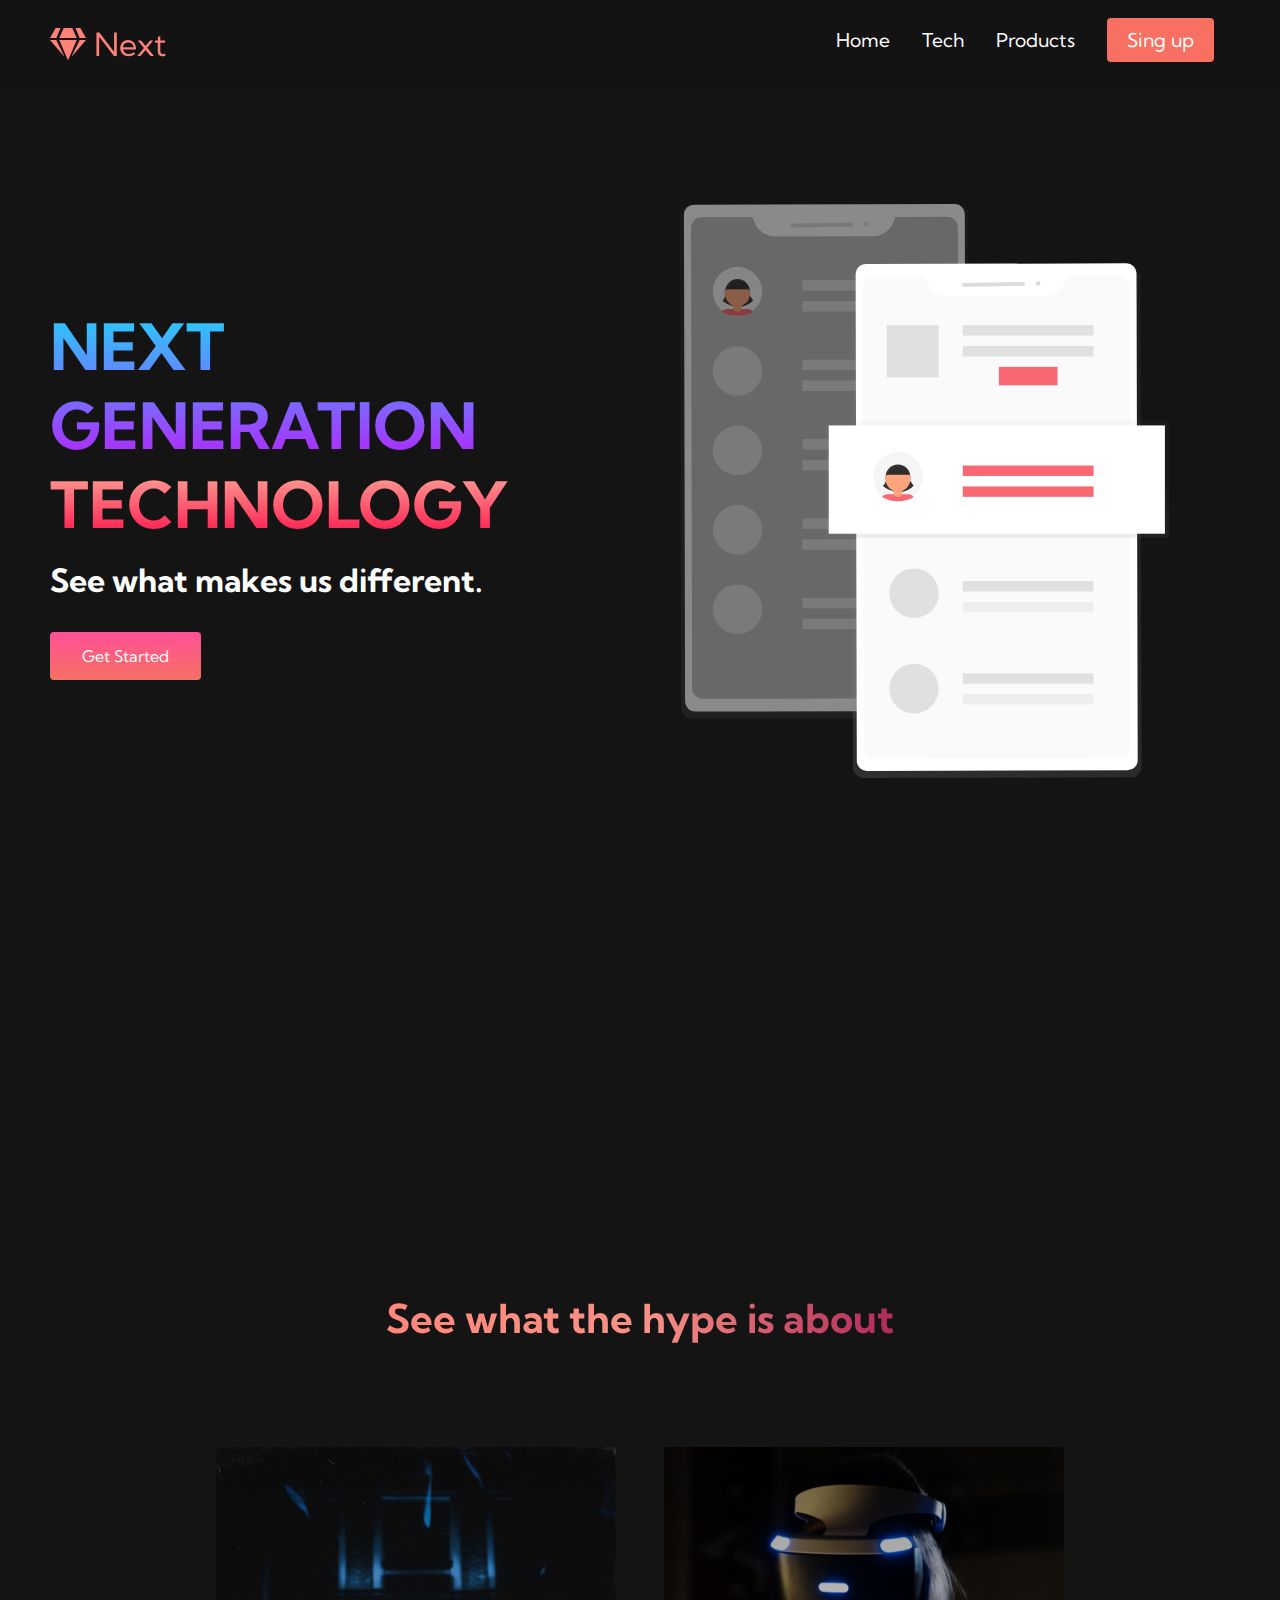
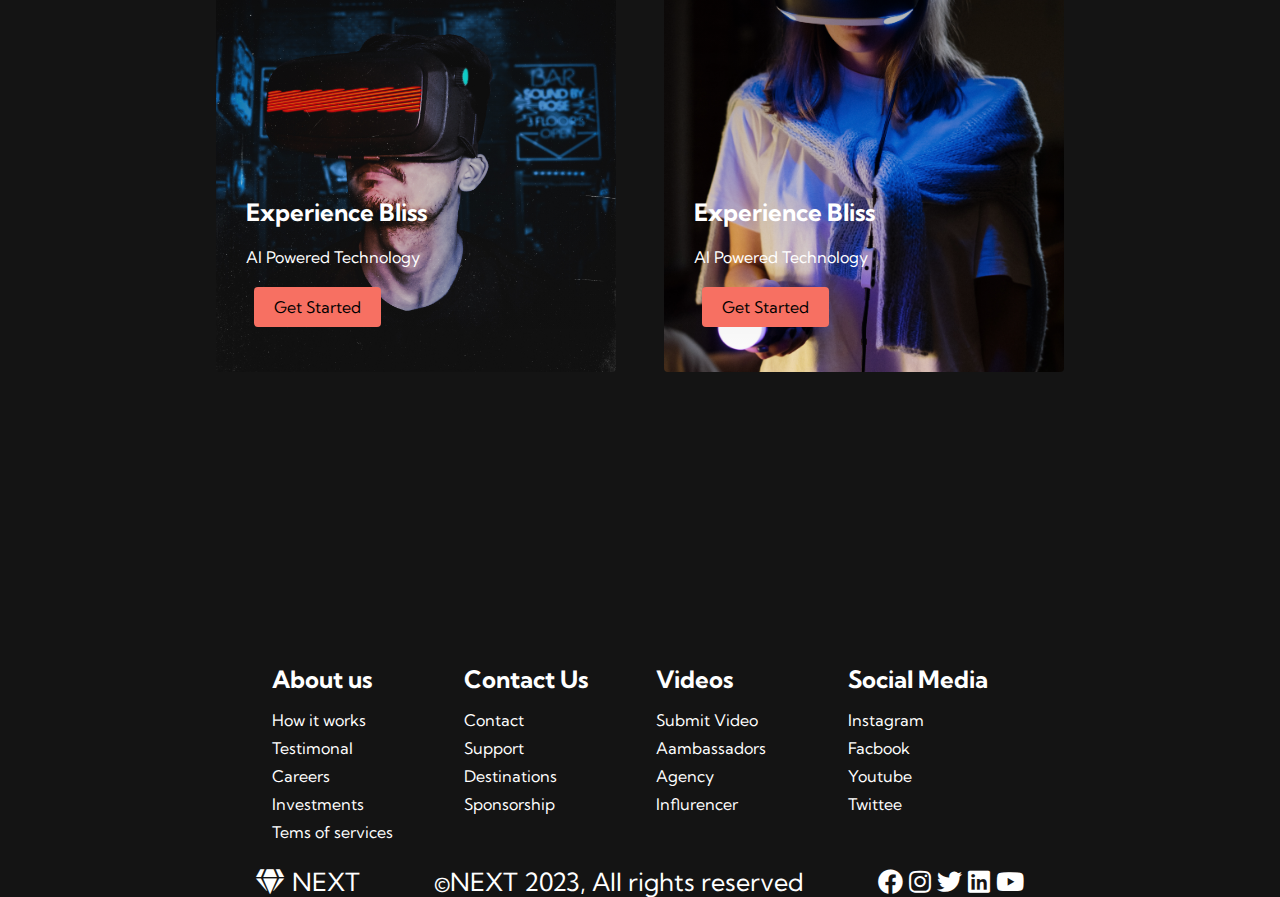
<file: index.html>
<!DOCTYPE html>
<html lang="en">
<head>
    <meta charset="UTF-8">
    <meta name="viewport" content="width=device-width, initial-scale=1.0">
    <title>Next Website</title>
    <link rel="stylesheet" href="idex.css">
    <link rel="stylesheet" href="https://use.fontawesome.com/releases/v5.14.0/css/all.css">
    <link rel="preconnect" href="https://fonts.googleapis.com">
<link rel="preconnect" href="https://fonts.gstatic.com" crossorigin>
<link href="https://fonts.googleapis.com/css2?family=Kumbh+Sans:wght@700&display=swap" rel="stylesheet">
</head>
<body>
    <!-- Next section  -->
    <nav class="navbar">
        <div class="navbar_container">
            <a href="/" id="navbar_logo"><i class="fas fa-gem"></i>Next</a>
            <div class="navbar_toggle" id="mobile-menu">
                <span class="bar"></span> <span class="bar"></span>
                <span class="bar"></span>
            </div>
            <div>
                <ul class="navbar_menu">
                    <li class="navbar_item"><a href="/" class="navbar_links">Home</a></li>
                    <li class="navbar_item"><a href="/tech.html" class="navbar_links">Tech</a></li>
                    <li class="navbar_item"><a href="/" class="navbar_links">Products</a></li>
                    <li class="navbar_btn"><a href="" class="button">Sing up</a></li>
                </ul>
            </div>
        </div>
    </nav>
    <!-- end Next section -->
    <!-- hero section -->
    <div class="main">
        <div class="main_container">
            <div class="main_content">
                <h1>NEXT GENERATION</h1>
                <h2>TECHNOLOGY</h2>
                <p>See what makes us different.</p>
                <button class="main_btn"><a href="/">Get Started</a></button>
            </div>
            <div class="main_img--container">
                <img src="pic1.svg" alt="" id="main_img">  
            </div>
        </div>
    </div>
    <!-- end hero section -->
    <!-- services section -->
    <div class="services">
        <h1>See what the hype is about</h1>
        <div class="services_container">
            <div class="services_card">
                <h2>Experience Bliss</h2>
                <p>Al Powered Technology</p>
                <button>Get Started</button>
            </div>
            <div class="services_card">
                <h2>Experience Bliss</h2>
                <p>Al Powered Technology</p>
                <button>Get Started</button>
            </div> 
        </div>
    </div>
    <!-- end services  section  -->
    <!-- footer section  -->
    <div class="footer_container">
        <div class="footer_links">
            <div class="footer_link--wapper">
                <div class="footer_link--items">
                    <h2>About us</h2>
                    <a href="/sign_up">How it works</a><a href="/">Testimonal</a>
                    <a href="/">Careers</a><a href="/">Investments</a>
                    <a href="/">Tems of services</a>
                </div>
                <div class="footer_link--items">
                    <h2>Contact Us</h2>
                    <a href="/">Contact</a><a href="/">Support</a>
                    <a href="/">Destinations</a><a href="/">Sponsorship</a>
                </div>   
            </div>
            <div class="footer_link--wapper">
                <div class="footer_link--items">
                    <h2>Videos</h2>
                    <a href="/">Submit Video</a><a href="/">Aambassadors</a>
                    <a href="/">Agency</a><a href="/">Influrencer</a>
                </div>
                <div class="footer_link--items">
                    <h2>Social Media</h2>
                    <a href="/">Instagram</a><a href="/">Facbook</a>
                    <a href="/">Youtube</a> <a href="/">Twittee</a>
                </div>   
            </div>
        </div>
    <!-- end footer section -->
    <div class="social_media">
        <a href=""><i class="fas fa-gem"></i>NEXT</a>
        <p>©NEXT 2023, All rights reserved</p>
<div>
    <a href="/" class="social_icons--link" target="_blank">
        <i class="fab fa-facebook"></i>
    </a>
    <a href="/" class="social_icons--link" target="_blank">
        <i class="fab fa-instagram"></i>
    </a><a href="/" class="social_icons--link" target="_blank">
        <i class="fab fa-twitter"></i>
    </a><a href="/" class="social_icons--link" target="_blank">
        <i class="fab fa-linkedin"></i>
        <a href="/" class="social_icons--link" target="_blank">
            <i class="fab fa-youtube"></i>
        </a>
    </div>
    </div>
    <script src="screpit.js"></script>
</body>
</html>
</file>
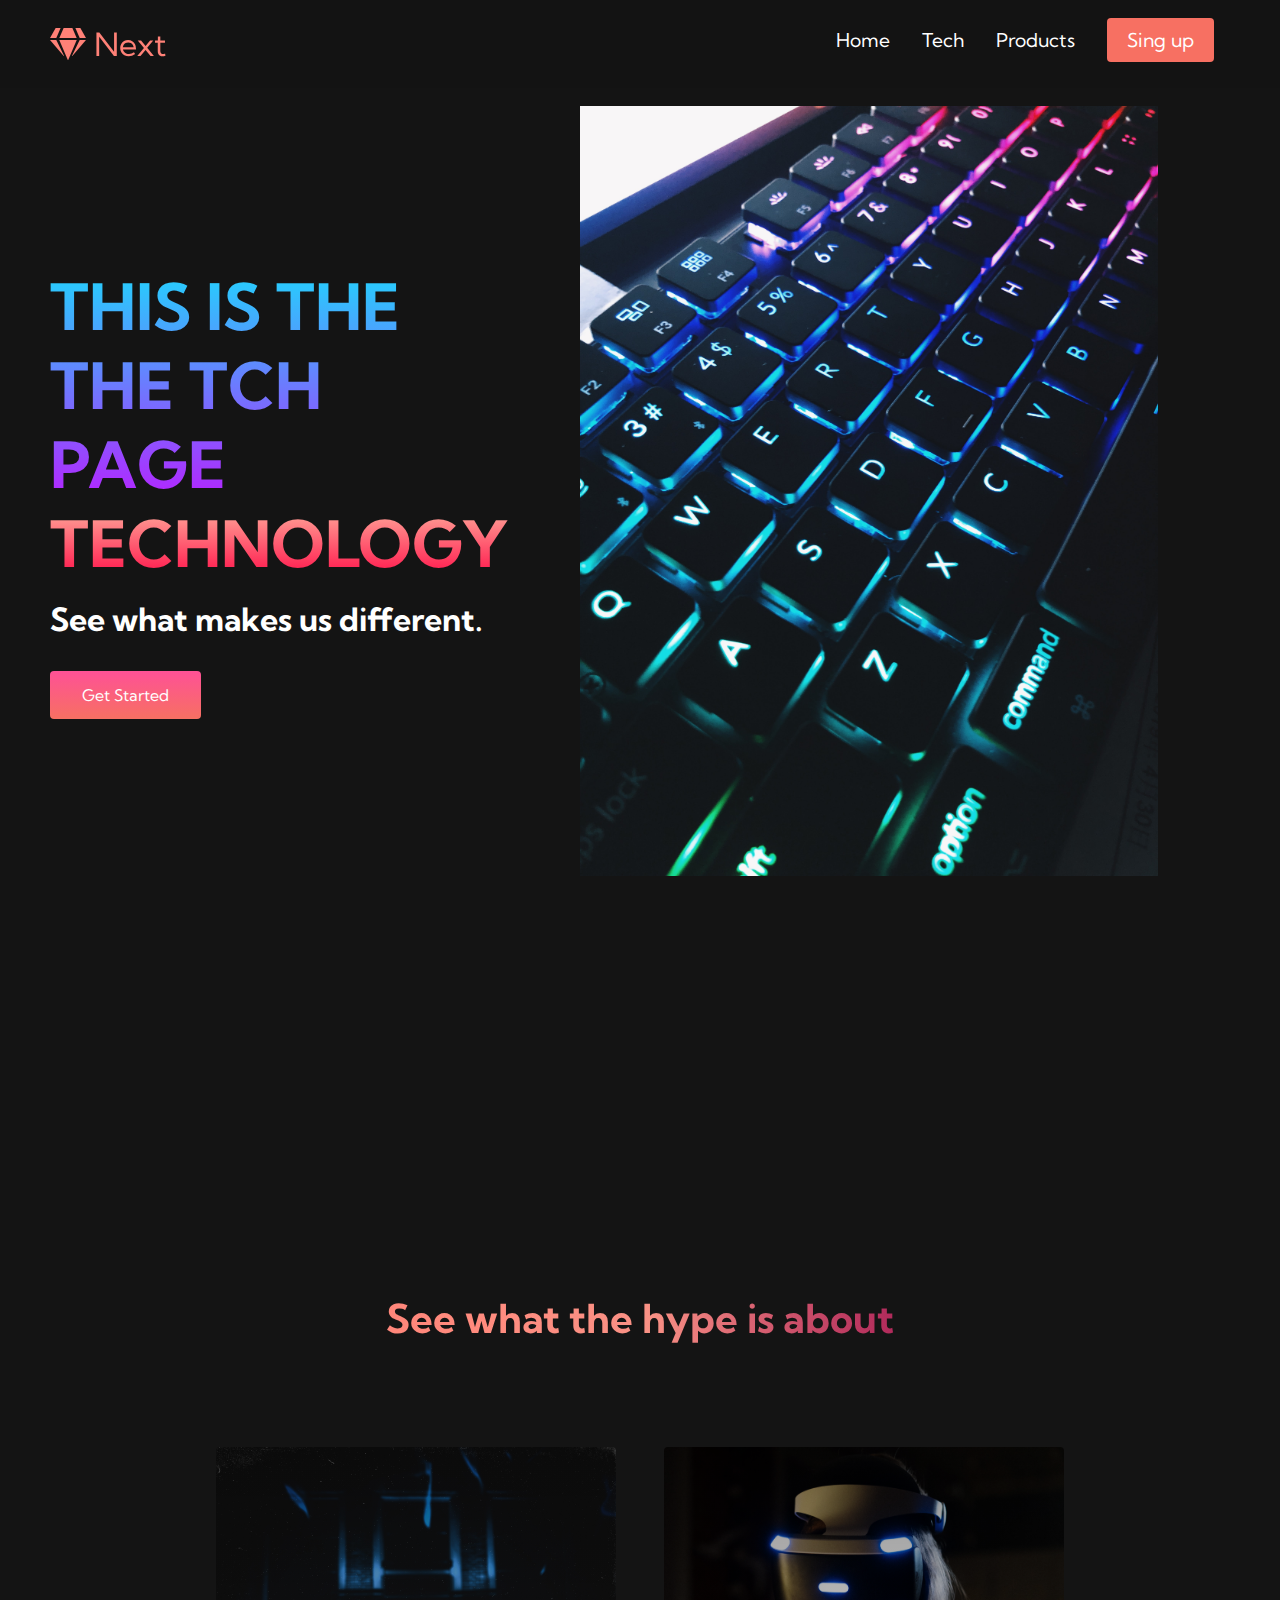
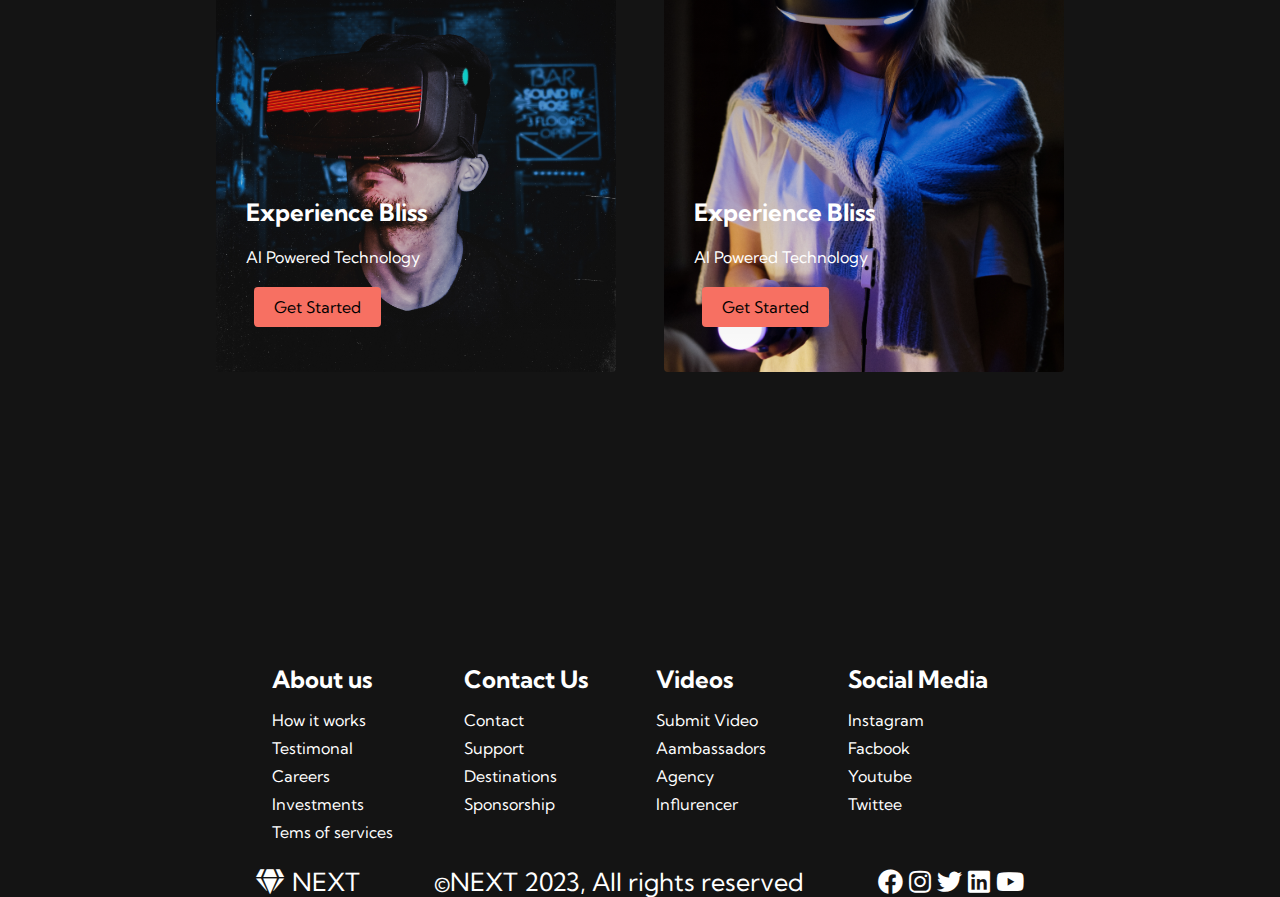
<file: tech.html>
<!DOCTYPE html>
<html lang="en">
<head>
    <meta charset="UTF-8">
    <meta name="viewport" content="width=device-width, initial-scale=1.0">
    <title>Next Website</title>
    <link rel="stylesheet" href="idex.css">
    <link rel="stylesheet" href="https://use.fontawesome.com/releases/v5.14.0/css/all.css">
    <link rel="preconnect" href="https://fonts.googleapis.com">
<link rel="preconnect" href="https://fonts.gstatic.com" crossorigin>
<link href="https://fonts.googleapis.com/css2?family=Kumbh+Sans:wght@700&display=swap" rel="stylesheet">
</head>
<body>
    <!-- Next section  -->
    <nav class="navbar">
        <div class="navbar_container">
            <a href="/" id="navbar_logo"><i class="fas fa-gem"></i>Next</a>
            <div class="navbar_toggle" id="mobile-menu">
                <span class="bar"></span> <span class="bar"></span>
                <span class="bar"></span>
            </div>
            <div>
                <ul class="navbar_menu">
                    <li class="navbar_item"><a href="/" class="navbar_links">Home</a></li>
                    <li class="navbar_item"><a href="/" class="navbar_links">Tech</a></li>
                    <li class="navbar_item"><a href="/" class="navbar_links">Products</a></li>
                    <li class="navbar_btn"><a href="" class="button">Sing up</a></li>
                </ul>
            </div>
        </div>
    </nav>
    <!-- end Next section -->
    <!-- hero section -->
    <div class="main">
        <div class="main_container">
            <div class="main_content">
                <h1>THIS IS THE THE TCH PAGE</h1>
                <h2>TECHNOLOGY</h2>
                <p>See what makes us different.</p>
                <button class="main_btn"><a href="/">Get Started</a></button>
            </div>
            <div class="main_img--container">
                <img src="pic2.jpg" alt="" id="main_img">  
            </div>
        </div>
    </div>
    <!-- end hero section -->
    <!-- services section -->
    <div class="services">
        <h1>See what the hype is about</h1>
        <div class="services_container">
            <div class="services_card">
                <h2>Experience Bliss</h2>
                <p>Al Powered Technology</p>
                <button>Get Started</button>
            </div>
            <div class="services_card">
                <h2>Experience Bliss</h2>
                <p>Al Powered Technology</p>
                <button>Get Started</button>
            </div> 
        </div>
    </div>
    <!-- end services  section  -->
    <!-- footer section  -->
    <div class="footer_container">
        <div class="footer_links">
            <div class="footer_link--wapper">
                <div class="footer_link--items">
                    <h2>About us</h2>
                    <a href="/sign_up">How it works</a><a href="/">Testimonal</a>
                    <a href="/">Careers</a><a href="/">Investments</a>
                    <a href="/">Tems of services</a>
                </div>
                <div class="footer_link--items">
                    <h2>Contact Us</h2>
                    <a href="/">Contact</a><a href="/">Support</a>
                    <a href="/">Destinations</a><a href="/">Sponsorship</a>
                </div>   
            </div>
            <div class="footer_link--wapper">
                <div class="footer_link--items">
                    <h2>Videos</h2>
                    <a href="/">Submit Video</a><a href="/">Aambassadors</a>
                    <a href="/">Agency</a><a href="/">Influrencer</a>
                </div>
                <div class="footer_link--items">
                    <h2>Social Media</h2>
                    <a href="/">Instagram</a><a href="/">Facbook</a>
                    <a href="/">Youtube</a> <a href="/">Twittee</a>
                </div>   
            </div>
        </div>
    <!-- end footer section -->
    <div class="social_media">
        <a href=""><i class="fas fa-gem"></i>NEXT</a>
        <p>©NEXT 2023, All rights reserved</p>
<div>
    <a href="/" class="social_icons--link" target="_blank">
        <i class="fab fa-facebook"></i>
    </a>
    <a href="/" class="social_icons--link" target="_blank">
        <i class="fab fa-instagram"></i>
    </a><a href="/" class="social_icons--link" target="_blank">
        <i class="fab fa-twitter"></i>
    </a><a href="/" class="social_icons--link" target="_blank">
        <i class="fab fa-linkedin"></i>
        <a href="/" class="social_icons--link" target="_blank">
            <i class="fab fa-youtube"></i>
        </a>
    </div>
    </div>
    <script src="screpit.js"></script>
</body>
</html>
</file>
<file: idex.css>
*{
    box-sizing: border-box;
    margin: 0;
    padding: 0;
    font-family: 'Kumbh Sans',sans-serif;
 
}
/* star navbar */
.navbar{
    background: #131313; 
    height: 88px;
    display: flex;
    justify-content: center;
    align-items: baseline;
    font-size: 1.2rem;
    position: sticky;
    top: 0;
    z-index: 999;
}
.navbar_container{
    display: flex;
    justify-content: space-between;
    height: 88px;
    z-index: 1;
    width: 100%;
    max-width: 1300px;
    margin: 0 auto;
    padding: 0 50px;
}
#navbar_logo{
    background-color: #ff8177;
    background-image: linear-gradient(to top,#ff0844 0%,#ffb199,100%);
    background-size: 100%;
    -webkit-background-clip: text;
    -moz-background-clip: text;
    -webkit-text-fill-color: transparent;
    -moz-text-fill-color: transparent;
    display: flex;
    align-items: center;
    cursor: pointer;
    text-decoration: none;
    font-size: 2rem;
}
.fa-gem{
    margin-right: 0.5rem;

}
.navbar_menu{
    display: flex;
    align-items: center;
    list-style: none;
    text-align: center;
}
.navbar_item{
    height: 80px;
}
.navbar_links{
    color: #fff;
    display: flex;
    align-items: center;
    justify-content: center;
    text-decoration: none;
    padding: 0 1rem;
    height: 100%;
}
.navbar_btn{
    display: flex;
    justify-content: center;
    align-items: center;
    padding: 0 1rem;
    width: 100%;
}
.button{
    display: flex;
    justify-content: center;
    align-items: center;
    text-decoration: none;
    padding: 10px 20px;
    height: 100%;
    width: 100%;
    border: none;
    outline: none;
    border-radius: 4px;
    background: #f77062;
    color: #fff;
}
.button:hover{
    color: #4837ff;
    transition: all 0.3s ease;
}
.navbar_links:hover{
    color: #f77062;
    transition: all 0.3s ease;
}
/* mobile navar respensive */
@media screen and (max-width: 960px){
    .navbar_container {
        display: flex;
        justify-content: space-between;
        height: 80px;
        z-index: 1;
        width: 100%;
        max-width: 1300px;
        padding: 0;
    }
    .navbar_menu{
        display: grid;
        grid-template-columns: auto;
        margin: 0;
        width: 100%;
        position: absolute;
        /* top:-1000px;
        opacity: 0;   */
        transition: all 0.5s ease;
        height: 50vh;
        z-index: -1;
        background: #131313;

    }
    .navbar_menu.active{
        background: #131313;
        top: 100%;
        opacity: 1;
        transition: all 0.5s ease;
        z-index: 90;
        height: 50vh;
        font-size: 1.6rem;
        left: 0;
    }
    #navbar_logo{
        padding-left: 25px;
    }
    .navbar_toggle .bar{
        width: 25px;
        height: 3px;
        margin: 5px auto;
        transition: all 0.3s ease-in-out;
        background: #fff;
    }
    .navbar_item{
       width: 100%; 
    }
    .navbar_links{
       text-align: center; 
       padding: 2rem;
       width: 100%;
       display: table;
    }
    #mobile-menu{
        position: absolute;
        top: 20%;
        right: 5%;
        transform: translate(5%,20%)
    }
    .navbar_btn{
        padding-bottom: 2rem;
    }
    .button{
        display: flex;
        justify-content: center;
        align-items: center;
        width: 88%;
        height: 88px;
        margin: 0;
    }
    .navbar_toggle .bar{
        display: block;
        cursor: pointer;
    }
    #mobile-menu.is-active .bar:nth-child(2){
        opacity: 0;  
    } 
    #mobile-menu.is-active .bar:nth-child(1){
        transform: translateY(8px) rotate(45deg);
    }
    #mobile-menu.is-active .bar:nth-child(3){
        transform: translateY(-8px) rotate(-45deg);
    }
          
}
/* end mobile navar respensive */
/* end of navbar  */
/* hero section  */
.main{
    background-color: #141414;
}
.main_container{
   display: flex;
   grid-template-columns: lfr lfr;
   align-items: center;
   justify-content: center;
   margin: 0 auto;
   height: 90vh;
   background-color: #141414;
   z-index: 1;
   width: 100%;
   max-width: 1300px;
   padding: 0 50px; 
}
.main_container h1{
    font-size: 4rem;
    background-color: #ff8177;
    background-image: linear-gradient(to top,#b721ff 0%, #21d4fd 100%);
    background-size: 100%;
    -webkit-background-clip: text;
    -moz-background-clip: text;
    -webkit-text-fill-color: transparent;
    -moz-text-fill-colot:transparent;
}
.main_container h2{
    font-size: 4rem;
    background-color: #ff8177;
    background-image: linear-gradient(to top,#ff0844 0%, #ffb19f 100%);
    background-size: 100%;
    -webkit-background-clip: text;
    -moz-background-clip: text;
    -webkit-text-fill-color: transparent;
    -moz-text-fill-colot:transparent;
}
.main_container p{
    margin-top: 1rem;
    font-size: 2rem;
    font-weight: 700;
    color: #fff;
}
.main_btn{
    font-size: 1rem;
    background-image: linear-gradient(to top, #f77062 0%, #fe5196 100%);
    padding: 14px 32px;
    border: none;
    border-radius: 4px;
    color: #fff;
    margin-top: 2rem;
    cursor: pointer;
    position: relative;
    transition: all 0.35s;
    outline: none;
}
.main_btn a{
    position: relative;
    z-index: 2;
    color: #fff;
    text-decoration: none;
}
#main_img{

}
.main_btn:after{
    position: absolute;
    content: '';
    top: 0;
    left: 0;
    width: 0;
    height: 100%;
    background: #4837ff;
    transition: all 0.35s;
    border-radius: 4px;
}
.main_btn:hover{
    color: #fff;
}
.main_btn:hover:after{
    width: 100%;
}
.main_img--container{
    text-align: center;
}
#main_img {
    height: 80%;
    width: 80%;
}
/* end hero section */
/* Mobile respensive */
@media screen and (max-width: 760px){
    .main_container{
        display: flex;
        grid-template-columns: auto;
        align-items: center;
        justify-content: center;
        width: 100%;
        margin: 0 auto;
        height: 98vh;
    }
    .main_content{
        text-align: center;
        margin-bottom: 4rem;
    }
    .main_content h1{
        font-size: 2.5rem;
        margin-top: 2rem;
    }
    .main_content h2{
        font-size: 3rem;
    }
    .main_content p{
        margin-top: 1rem;
        font-size: 1.5rem;
    }
}
@media screen and (max-width: 480px){
    .main_content h1{
        font-size: 2rem;
        margin-top: 3rem;
    }
    .main_content h2{
        font-size: 2rem;
    }
    .main_content p{
        margin-top: 2rem;
        font-size: 1.5rem;
    }
    .main_btn{
        padding: 12px 36px;
        margin: 2.5rem 0;
    }
}
/* end Mobile respensive */
/* services section css */
.services{
    background: #141414;
    display: flex;
    flex-direction: column;
    align-items: center;
    height: 100vh;
    padding-top: 44vh;  
}
.services h1{
    background-color: #ff8177;
    background-image: linear-gradient(
        to right,
        #ff8177 0%,
        #ff867a 0%,
        #ff8c7f 21%,
        #f99185 52%, 
        #cf556c 78%,
        #b12a5b 100%
    );
    background-size: 100%;
    margin-bottom: 5rem;
    font-size: 2.5rem;
    -webkit-background-clip: text;
    -moz-background-clip: text;
    -webkit-text-fill-color: transparent;
    -moz-text-fill-colot:transparent;
}
.services_container{
    display: flex;
    justify-content: center;
    flex-direction: wrap;
}
.services_card{
    margin: 1.5rem;
    height: 525px;
    width: 400px;
    border-radius: 4px;
    background-image: linear-gradient(
        to bottom, 
        rgba(0, 0, 0, 0.356) 0%,
        rgba(17, 17, 17, 0) 100%),
    url(pic3.jpg);  
    background-size: cover;
    position: relative;
    color: #fff;
    padding: 20px;
}
.services_card:nth-child(2) {
    background-image: linear-gradient(
        to bottom, 
        rgba(0, 0, 0, 0.412) 0%,
        rgba(17, 17, 17, 0) 100%
    ),
    url(pic4.jpg);  
}
.services h2{
    position: absolute;
    top: 350px;
    left: 30px;
}
.services_card p{
    position: absolute;
    top: 400px;
    left: 30px;
}
.services_card button{
    clear: #fff;
    padding: 10px 20px;
    border: none;
    outline: none;
    border-radius: 4px;
    background: #f77062;
    position: absolute;
    top: 440px;
    left: 38px;
    font-size: 1rem;
    cursor: pointer;
}
.services_card:hover{
    transform: scale(1.075);
    transition: 0.2s ease-in;
    cursor: pointer;

}
.services_card:hover
@media screen and (max-width:960px) {
    .services{
        height: 1000px;
    }
    .services h1{
        font-size: 2rem;
        margin-top: 12rem;
    }
}
@media screen and (max-width:480px) {
    .services{
        height: 1400px;
    }
    .services h1{
        font-size: 1.2;
    }
    .services_card{
        width: 300px;
    }
}
/* end services section css*/
/* footer css */
.footer_container{
    background: #141414;
    padding-top: 50vh;
    display: flex;
    flex-direction: column;
    justify-content: center;
    align-items: center;
}
#footer_logo{
    color: #fff;
    display: flex;
    align-items: center;
    cursor: pointer;
    text-decoration: none;
    font-size: 2rem;
}
.footer_links{
    width: 100%;
    max-width: 1000px;
    display: flex;
    justify-content: center;
}
.footer_link--wapper{
    display: flex;
}
.footer_link--items{
    display: flex;
    flex-direction: column;
    align-items: flex-start;
    margin: 16px;
    text-align: left;
    width: 160px;
    box-sizing: border-box;
}
.footer_link--items h2{
    margin-bottom: 16px;
}
.footer_link--items > h2{
    color: #fff;
}
.footer_link--items a{
    color: #fff;
    text-decoration: none;
    margin-bottom: 0.5rem;
}
.footer_link--items a:hover{
    color: #e9e9e9;
    transition: 0.3s ease-out;
}
/* en of footer */
/* Social Icon */
.social_media{
    background-color: #141414;
    display: flex;
    justify-content: space-between;
    width: 60%;
    margin: 0 auto;
}
.social_media p{
    color: white;
    font-size: 25px;
}
.social_media a{
    color: white;
    font-size: 25px;
    text-decoration: none;
}
.social_icons--link{ 
    color: #fff;
    width: 1000px;

}


/* end Social Icon */
</file>
